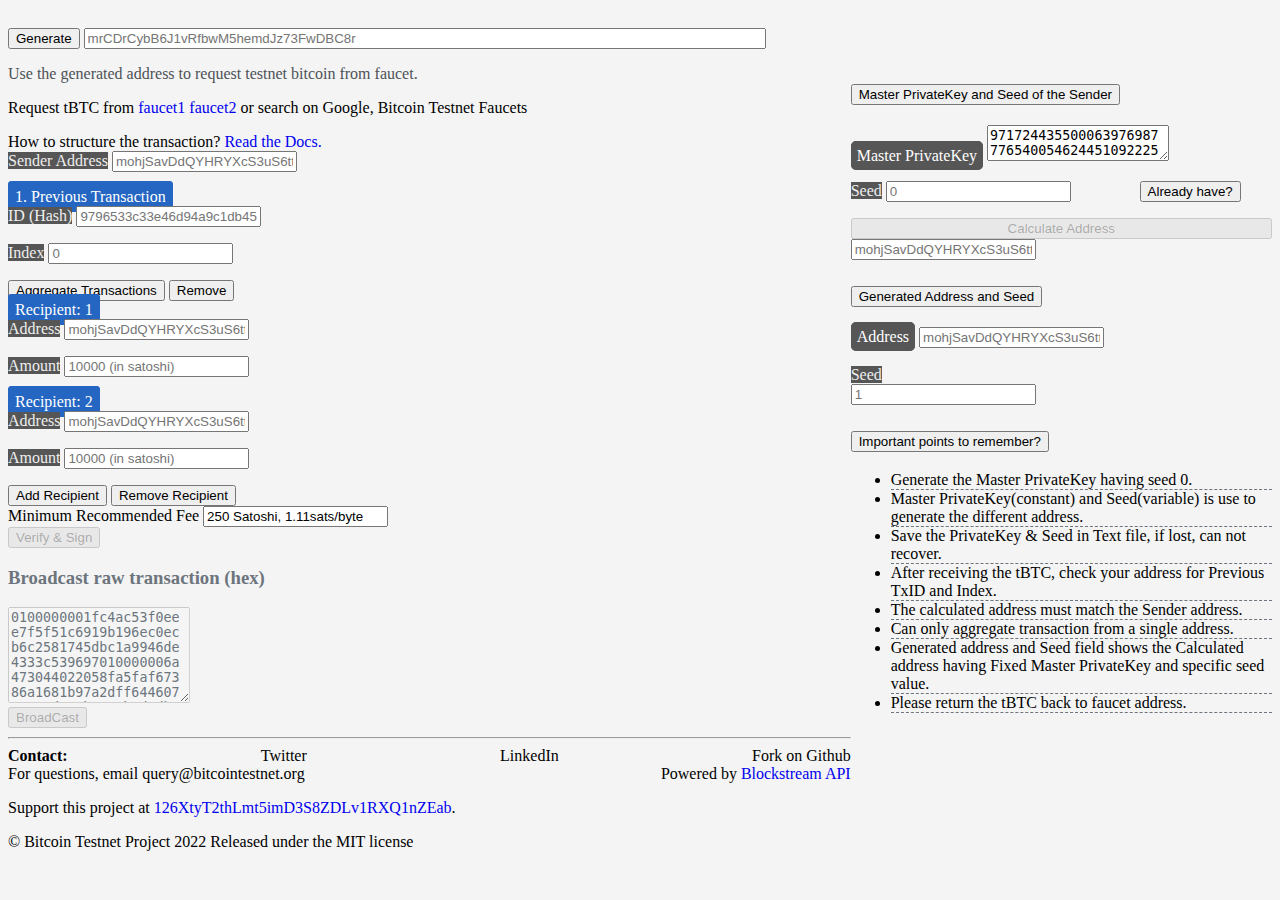
<file: index.html>
<!DOCTYPE html>
<html lang="en">
<head>
    <meta charset="UTF-8">
    <meta http-equiv="X-UA-Compatible" content="IE=edge">
    <meta name="viewport" content="width=device-width, initial-scale=1.0">
    <link rel="shortcut icon" type="image/x-icon" href="favicon.ico">
    <link href="https://cdn.jsdelivr.net/npm/bootstrap@5.1.3/dist/css/bootstrap.min.css" rel="stylesheet" integrity="sha384-1BmE4kWBq78iYhFldvKuhfTAU6auU8tT94WrHftjDbrCEXSU1oBoqyl2QvZ6jIW3" crossorigin="anonymous">
    <title>Make your First Tranaction on Bitcoin Testnet</title>
    <meta name="keywords" content="bitcoin, blockchain, testnet, faucet, transaction, proof of work, testnet coin, pay to public key hash">
    <meta name="description" content="Make your First Transaction on Bitcoin Testnet. Understand how bitcoin transaction works under the hood. Testnet is an alternative Bitcoin blockchain that developers use for testing. Testnet coins do not hold any value.">
    <meta property="og:title" content="Make your First Transaction on Bitcoin Testnet">
    <meta property="og:description" content="Make your First Transaction on Bitcoin Testnet. Understand how bitcoin transaction works under the hood. Testnet is an alternative Bitcoin blockchain that developers use for testing. Testnet coins do not hold any value.">
    <meta name="twitter:card" content="summary">
    <meta name="twitter:site" content="@sha_shekhar_">
    <meta name="twitter:title" content="Make your First Transaction on Bitcoin Testnet">
    <meta name="twitter:description" content="Make your First Transaction on Bitcoin Testnet. Understand how bitcoin transaction works under the hood. Testnet is an alternative Bitcoin blockchain that developers use for testing. Testnet coins do not hold any value.">
    <link rel="stylesheet" href="style.css">
</head>
<body>
    <div class="container">
        <main class="main-section">
            <div style="margin-top: 20px;">
                <button type="button" id="addr-1" class="btn btn-outline-primary mb-3">Generate</button>
                <input type="text" class="form-control box" placeholder="mrCDrCybB6J1vRfbwM5hemdJz73FwDBC8r" readonly>
            </div>
            <small id="link-1"></small>
            <p style="color: rgb(77, 82, 87)">Use the generated address to request testnet bitcoin from faucet.</p>
            <p>Request tBTC from <a href="https://bitcoinfaucet.uo1.net/" target="_blank"> faucet1</a> <a href="https://testnet-faucet.com/btc-testnet/" target="_blank"> faucet2</a> or search on Google, Bitcoin Testnet Faucets</p>
            <div class="mb-3">
                <span>How to structure the transaction?</span>
                <a href="/txsComponents.html" target="_blank">Read the Docs.</a>
            </div>
            
            <!-- Sender address -->
            <div class="input-group box">
                <span class="input-group-text span-color">Sender Address</span>
                <input type="text" class="num0 form-control" id="sender_addr" placeholder="mohjSavDdQYHRYXcS3uS6ttaHP8amyvX78">
            </div>
            <p class="warning"></p>

            <!-- Input Field -->
            <div id="sender1" class="box">
                <label class="output-label mb-1">1. Previous Transaction</label>
                <div class="input-group">
                    <span class="input-group-text span-color">ID (Hash)</span>
                    <input type="text" class="num0 form-control" id="prev_tx_id1" placeholder="9796533c33e46d94a9c1db451758c2b6ecc06e199b91c6515f7fee0e3fc54afc">
                </div>
                <p class="warning"></p>
                <div style="width:50%" class="input-group">
                    <span class="input-group-text span-color">Index</span>
                    <input type="number" class="num1 form-control" id="prev_tx_index1" placeholder="0">
                </div>
                <p class="warning"></p>
            </div>

            <div id="sender2" class="box"></div>
            <button type="button" id="add_sender" class="btn btn-outline-info btn-sm mb-3">Aggregate Transactions</button>
            <button type="button" id="remove_sender" class="btn btn-outline-secondary btn-sm mb-3">Remove</button>
            <!-- <small style="color: rgb(255, 193, 7);" class="box">only support Transaction aggregation from single address.</small> -->

            <!-- Output Field -->
            <div id="recipient1" class="box">
                <label class="output-label mb-1">Recipient: 1</label>
                <div class="input-group">
                    <span class="input-group-text span-color">Address</span>
                    <input type="text" class="num0 form-control" id="address1" placeholder="mohjSavDdQYHRYXcS3uS6ttaHP8amyvX78">
                </div>
                <p class="warning"></p>

                <div class="small-box input-group">
                    <span class="input-group-text span-color">Amount</span>
                    <input type="number" class="num1 form-control" id="amount1" placeholder="10000 (in satoshi)">
                </div>
                <p class="warning"></p>
            </div>
            <div id="recipient2" class="box">
                <label class="output-label mb-1">Recipient: 2</label>
                <div class="input-group">
                    <span class="input-group-text span-color">Address</span>
                    <input type="text" class="num2 form-control" id="address2" placeholder="mohjSavDdQYHRYXcS3uS6ttaHP8amyvX78">
                </div>
                <p class="warning"></p>

                <div class="small-box input-group">
                    <span class="input-group-text span-color">Amount</span>
                    <input type="number" class="num3 form-control" id="amount2" placeholder="10000 (in satoshi)">
                </div>
                <p class="warning"></p>
            </div>
            <div id="recipient3" class="box"></div>

            <button type="button" id="add_recipient" class="btn btn-outline-info btn-sm mb-3">Add Recipient</button>
            <button type="button" id="remove_recipient" class="btn btn-outline-danger btn-sm mb-3">Remove Recipient</button>

            <div class="input-group box mb-3">
                <span class="input-group-text btn-warning">Minimum Recommended Fee</span>
                <input type="text" class="form-control" id="fee" value="250 Satoshi, 1.11sats/byte" readonly>
            </div>

            <div class="box d-grid gap-2 mb-3">
                <button id="sign" class="btn btn-success" type="button">Verify & Sign</button>
            </div>
            <div id="info_block">
                <h3 style="color: rgb(108, 117, 125);" class="box">Broadcast raw transaction (hex)</h3>
                <div id="output_tx" class="input-group box mb-3">
                    <textarea style="color: rgb(108, 117, 125);" class="form-control form-control-sm" rows="6" disabled>[base64]</textarea>
                </div>
                <button type="button" id="broadcast" class="btn btn-success mb-3" disabled>BroadCast</button>
            </div>
        </main>

        <aside id="sidebar">
            <div class="accordion">
                <div class="accordion-item">
                    <h2 class="accordion-header" id="panelsStayOpen-headingOne">
                        <button class="accordion-button" type="button" data-bs-toggle="collapse" data-bs-target="#panelsStayOpen-collapseOne">
                            Master PrivateKey and Seed of the Sender
                        </button>
                    </h2>
                    <div id="panelsStayOpen-collapseOne" class="accordion-collapse collapse show">
                        <div class="accordion-body">
                            <div class="mb-1">
                                <label for="master_privkey" class="form-label input-label mb-1">Master PrivateKey</label>
                                <textarea id="master_privkey" class="num1 form-control" readonly>97172443550006397698777654005462445109222518968121330615839546884518697039800</textarea>
                            </div>
                            <p class="warning"></p>
                            <div class="masterKey-button mb-3">
                                <div>
                                    <div class="input-group ">
                                        <span class="input-group-text span-color">Seed</span>
                                        <input type="number" class="num2 form-control" id="master_seed" placeholder="0" readonly>
                                    </div>
                                    <p class="warning"></p>
                                </div>
                                <div>
                                    <button type="button" id="privKey_enter" class="btn btn-outline-dark btn-sm">Already have?</button>
                                </div>
                            </div>
                            <button style="width: 100%;" id="cal_address_btn" class="btn btn-outline-secondary mb-1" type="button" disabled>Calculate Address</button>
                            <input type="text" class="form-control" id="cal_address" placeholder="mohjSavDdQYHRYXcS3uS6ttaHP8amyvX78" readonly>
                        </div>
                    </div>
                </div>
                <div class="accordion-item">
                    <h2 class="accordion-header" id="panelsStayOpen-headingTwo">
                        <button class="accordion-button" type="button" data-bs-toggle="collapse" data-bs-target="#panelsStayOpen-collapseTwo">
                            Generated Address and Seed
                        </button>
                    </h2>
                    <div id="panelsStayOpen-collapseTwo" class="accordion-collapse collapse show">
                        <div class="accordion-body">
                            <div>
                                <label for="saved_addr1" class="form-label input-label mb-1">Address</label>
                                <input type="text" class="form-control" id="saved_addr1" placeholder="mohjSavDdQYHRYXcS3uS6ttaHP8amyvX78" readonly>
                            </div>
                            <br>
                            <div class="input-group index-box">
                                <span class="input-group-text span-color">Seed</span>
                                <input type="text" class="form-control" id="seed1" placeholder="1" readonly>
                            </div>
                        </div>
                    </div>
                </div>
                <div class="accordion-item">
                    <h2 class="accordion-header" id="panelsStayOpen-headingThree">
                        <button class="accordion-button" type="button" data-bs-toggle="collapse" data-bs-target="#panelsStayOpen-collapseThree">
                            Important points to remember?
                        </button>
                    </h2>
                    <div id="panelsStayOpen-collapseThree" class="accordion-collapse collapse">
                        <div class="accordion-body">
                            <ul style="list-style: disc;">
                                <li>Generate the Master PrivateKey having seed 0.</li>
                                <li>Master PrivateKey(constant) and Seed(variable) is use to generate the different address.</li>
                                <li>Save the PrivateKey & Seed in Text file, if lost, can not recover.</li>
                                <li>After receiving the tBTC, check your address for Previous TxID and Index.</li>
                                <li>The calculated address must match the Sender address.</li>
                                <li>Can only aggregate transaction from a single address.</li>
                                <li>Generated address and Seed field shows the Calculated address having Fixed Master PrivateKey and specific seed value.</li>
                                <li>Please return the tBTC back to faucet address.</li>
                            </ul>
                        </div>
                    </div>
                </div>
            </div>
        </aside>
        <!-- Footer -->
        <footer>
            <hr>
            <div style="display: flex; justify-content: space-between;">
                <strong>Contact:</strong>
                <a class="footer" href="https://twitter.com/sha_shekhar_" target="_blank" title="Twitter">Twitter</a>
                <a class="footer" href="https://www.linkedin.com/in/shashank-shekhar-a6470715b/" target="_blank" title="LinkedIn">LinkedIn</a>
                <a class="footer" href="https://github.com/ShaShekhar/bitcointestnet" title="Github" target="_blank">Fork on Github</a>
                
            </div>
            <div style="display: flex; justify-content: space-between;">
                <span>For questions, email <a class="footer" href="mailto:query@bitcointestnet.org" target="_blank">query@bitcointestnet.org</a></span>
                <span>Powered by <a href="https://github.com/Blockstream/esplora/blob/master/API.md" target="_blank">Blockstream API</a></span>
            </div>
            <p>
            Support this project at <a href="https://www.blockchain.com/btc/address/126XtyT2thLmt5imD3S8ZDLv1RXQ1nZEab" target="_blank">126XtyT2thLmt5imD3S8ZDLv1RXQ1nZEab</a>.
            </p>
            <div>© Bitcoin Testnet Project 2022 Released under the MIT license</a></div>
        </footer>
    </div>
    <div style="margin-bottom: 10px;"></div>

    <script src="https://cdn.jsdelivr.net/npm/bootstrap@5.1.3/dist/js/bootstrap.bundle.min.js" integrity="sha384-ka7Sk0Gln4gmtz2MlQnikT1wXgYsOg+OMhuP+IlRH9sENBO0LRn5q+8nbTov4+1p" crossorigin="anonymous"></script>

    <script src="app.min.js"></script>
</body>
</html>
</file>
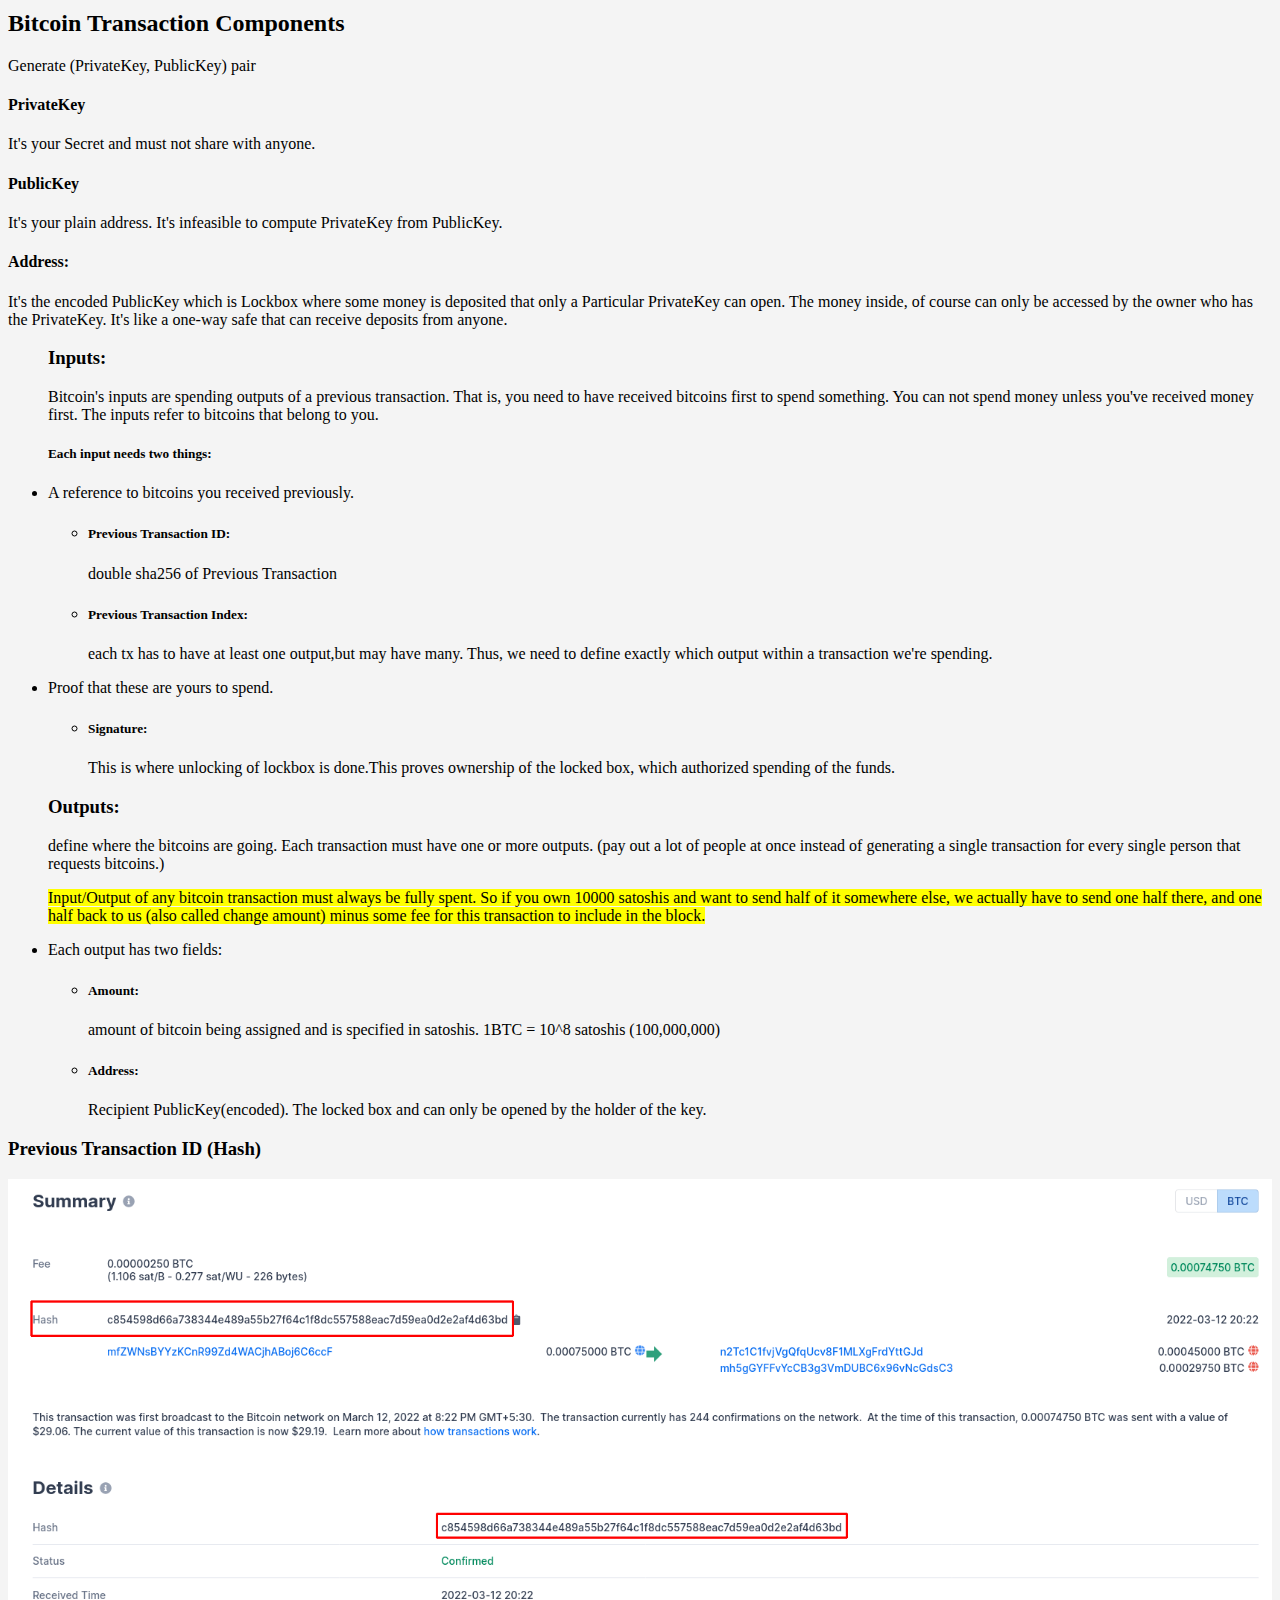
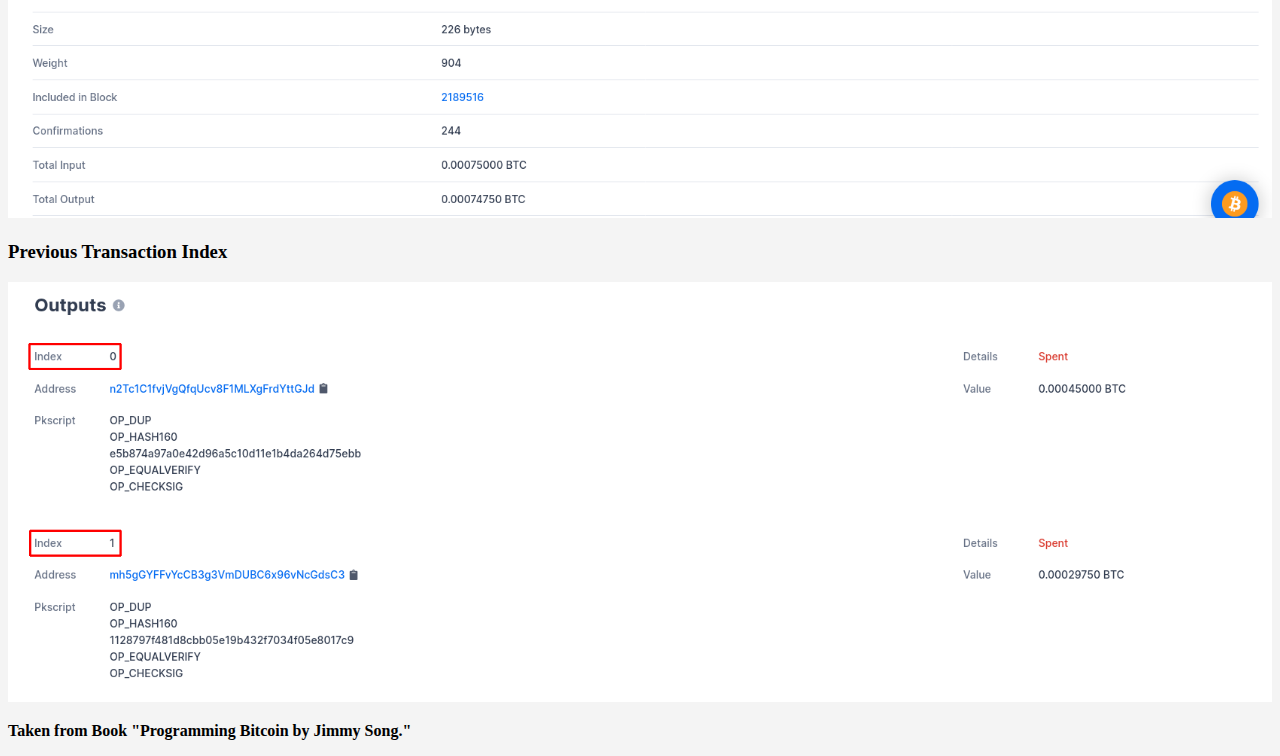
<file: txsComponents.html>
<!DOCTYPE html>
<html lang="en">
<head>
    <meta charset="UTF-8">
    <meta http-equiv="X-UA-Compatible" content="IE=edge">
    <meta name="viewport" content="width=device-width, initial-scale=1.0">
    <link href="https://cdn.jsdelivr.net/npm/bootstrap@5.1.3/dist/css/bootstrap.min.css" rel="stylesheet" integrity="sha384-1BmE4kWBq78iYhFldvKuhfTAU6auU8tT94WrHftjDbrCEXSU1oBoqyl2QvZ6jIW3" crossorigin="anonymous">
    <title>How to Use?</title>
    <style>
        body {
            background-color: #f4f4f4;
        }
        img {
            background: no-repeat center center/cover;
            width: 100%;
        }
    </style>
</head>
<body>
    <div class="container">
        <h2 style="margin-top: 10px;">Bitcoin Transaction Components</h2>
        <p>Generate (PrivateKey, PublicKey) pair</p>
        <h4>PrivateKey</h4>
        <p>It's your Secret and must not share with anyone.</p>
        <h4>PublicKey</h4>
        <p>It's your plain address. It's infeasible to compute PrivateKey from PublicKey.</p>
        <h4>Address:</h4>
        <p>It's the encoded PublicKey which is Lockbox where some money is deposited that only a Particular PrivateKey can open. The money inside, of course can only be accessed by the owner who has the PrivateKey. It's like a one-way safe that can receive deposits from anyone.</p>
        <ul>
            <h3>Inputs:</h3>
            <p>Bitcoin's inputs are spending outputs of a previous transaction. That is, you need to have received bitcoins first to spend something. You can not spend money unless you've received money first. The inputs refer to bitcoins that belong to you.</p>
            <h5>Each input needs two things:</h5>
            <li>A reference to bitcoins you received previously.</li>
            <ul>
                <li><h5>Previous Transaction ID:</h5></li>
                <p>double sha256 of Previous Transaction</p>
                <li><h5>Previous Transaction Index:</h5></li>
                <p>each tx has to have at least one output,but may have many. Thus, we need to define  exactly which output within a transaction we're spending.</p>
            </ul>
            <li>Proof that these are yours to spend.</li>
            <ul>
                <li><h5>Signature:</h5></li>
                <p>This is where unlocking of lockbox is done.This proves ownership of the locked box, which authorized spending of the funds.</p>
            </ul>
        </ul>
        <ul>
            <h3>Outputs:</h3>
            <p>define where the bitcoins are going. Each transaction must have one or more outputs. (pay out a lot of people at once instead of generating a single transaction for every single person that requests bitcoins.)</p>
            <p><mark style="background-color: yellow;">Input/Output of any bitcoin transaction must always be fully spent. So if you own 10000 satoshis and want to send half of it somewhere else, we actually have to send one half there, and one half back to us (also called change amount) minus some fee for this transaction to include in the block.</mark></p>
            <li>Each output has two fields:</li>
            <ul>
                <li><h5>Amount:</h5></li>
                <p>amount of bitcoin being assigned and is specified in satoshis. 1BTC = 10^8 satoshis (100,000,000)</p>
                <li><h5>Address:</h5></li>
                <p>Recipient PublicKey(encoded). The locked box and can only be opened by the holder of the key.</p>

            </ul>
        </ul>
        <div>
            <h3>Previous Transaction ID (Hash)</h3>
            <img src="img1_txid.png" alt="Double SHA256 of Previous Transaction">
        </div>
        <div>
            <h3>Previous Transaction Index</h3>
            <img src="img2_index.png" alt="Output Index.">
        </div>
        <p style="font-weight: bold;">Taken from Book "Programming Bitcoin by Jimmy Song."</p>
    </div>
    <script src="https://cdn.jsdelivr.net/npm/bootstrap@5.1.3/dist/js/bootstrap.bundle.min.js" integrity="sha384-ka7Sk0Gln4gmtz2MlQnikT1wXgYsOg+OMhuP+IlRH9sENBO0LRn5q+8nbTov4+1p" crossorigin="anonymous"></script>
</body>
</html>
</file>
<file: style.css>
body{
    background-color: #f4f4f4;
}
ul {
    list-style: none;
}
.box {
    width: 80%;
}
.small-box {
    width: 60%;
}
.index-box {
    width: 42%;
}
a {
    text-decoration: none;
}
a:hover {
    color: coral;
}
.warning {
    color: #AF0606;
    display: block;
}
.input-label {
    background-color: #565656;
    color: #fff;
    padding: 5px;
    border: 1px solid #565656;
    border-radius: 5px;
}
.output-label {
    background-color: #2466c2;
    color: #fff;
    padding: 5px;
    border: 2px solid #2466c2;
    border-radius: 4px;
}
.span-color {
    background-color: #565656;
    color: #eee;
}
.container {
    display: grid;
    grid-template-columns: 2fr 1fr;
}
#sidebar {
    margin-top: 50px;
}
.masterKey-button {
    display: grid;
    grid-template-columns: 2fr 1fr;
    gap: 1.5rem;
    align-items:flex-start;            
}
.footer {
    color: black;
}
ul li {
    border-bottom: 1px dashed rgb(108, 117, 125);
}
</file>
